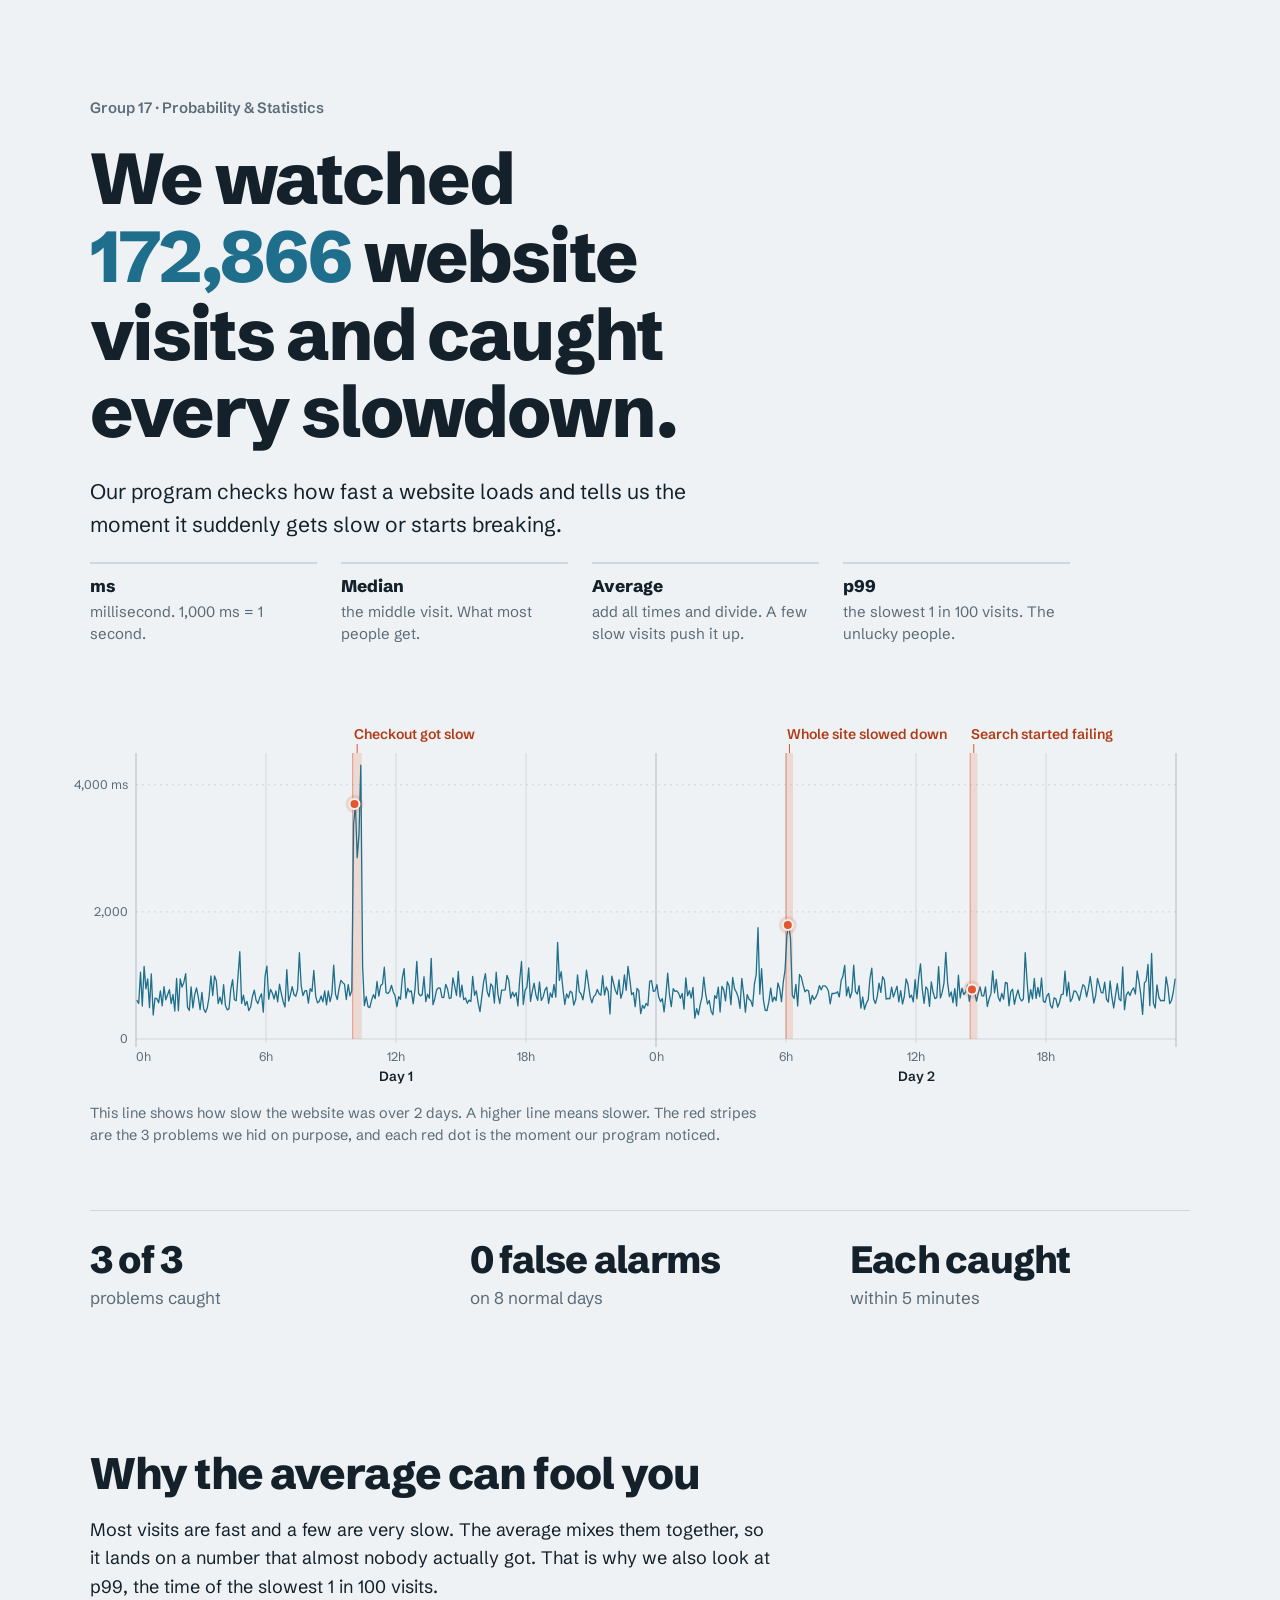
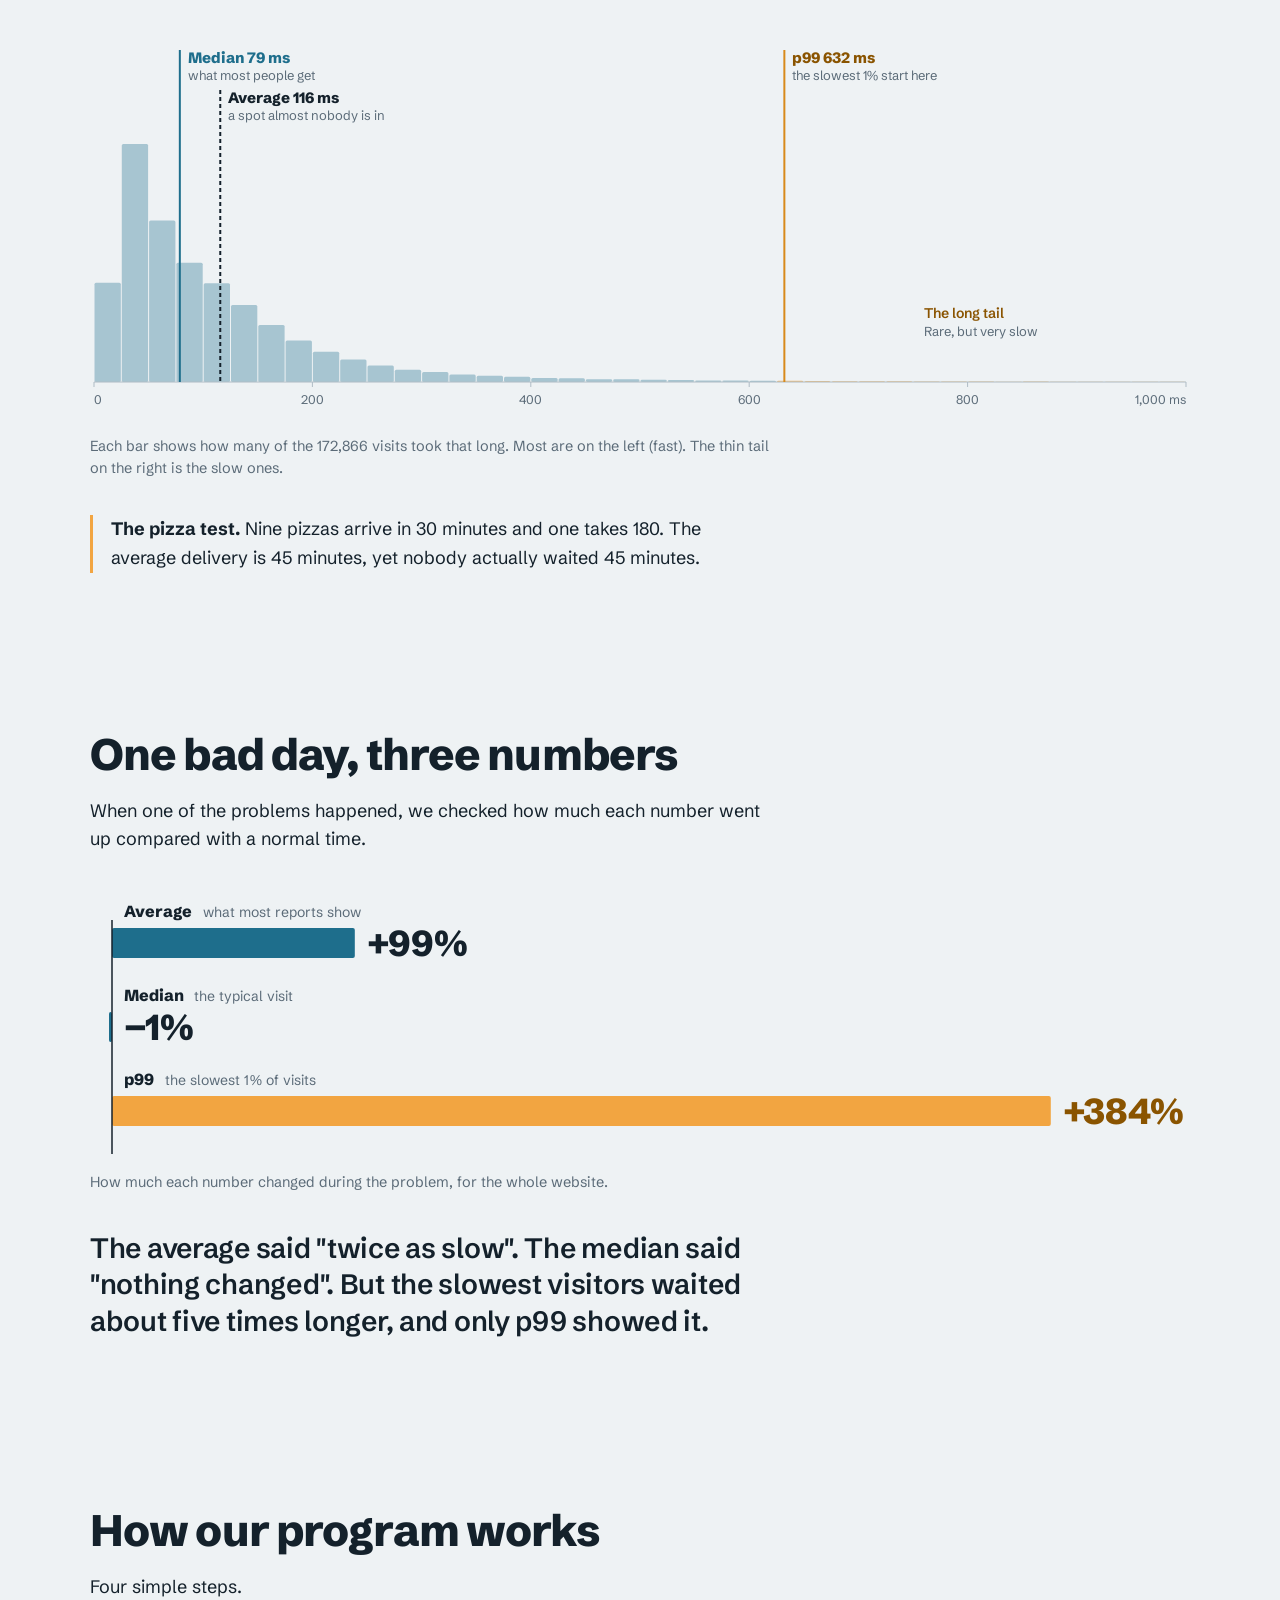
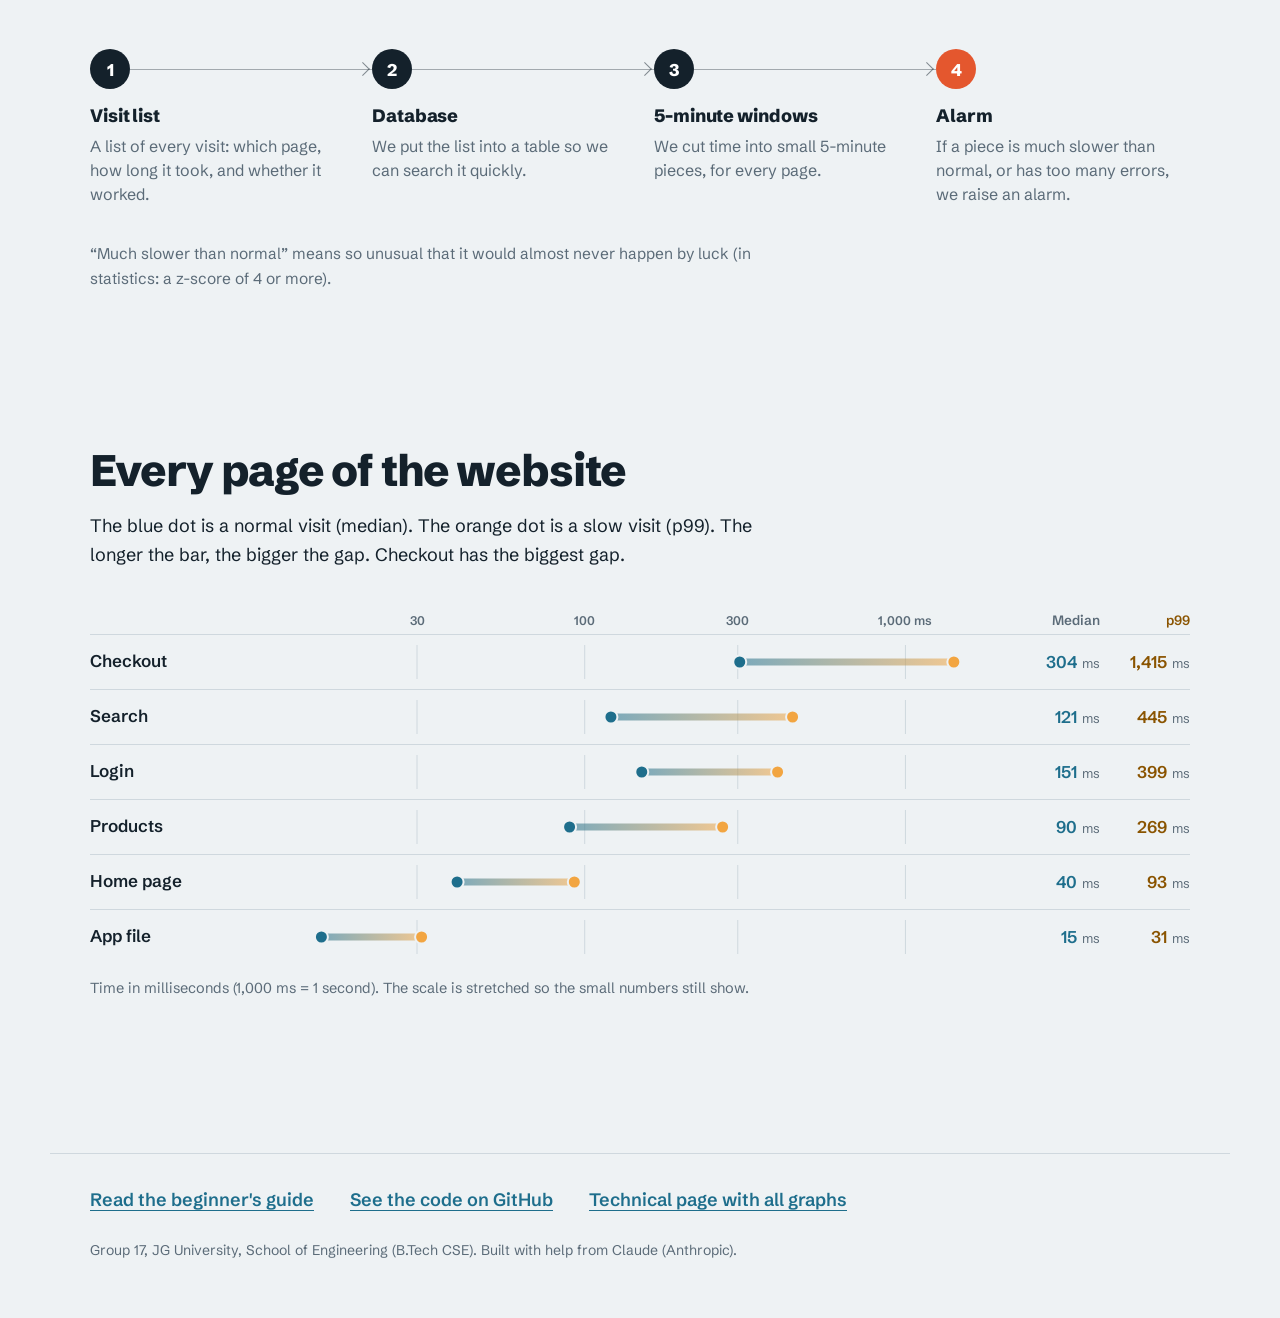
<file: docs/index.html>
<!doctype html>
<html lang="en">
<head>
<meta charset="utf-8">
<meta name="viewport" content="width=device-width, initial-scale=1">
<title>Website Seismograph: Group 17</title>
<meta name="description" content="A program that reads a website's visit records, measures how long each page takes to load, and automatically flags the moments when the site suddenly becomes unusually slow or starts showing errors.">
<link rel="icon" href="data:image/svg+xml,%3Csvg xmlns='http://www.w3.org/2000/svg' viewBox='0 0 32 32'%3E%3Crect width='32' height='32' rx='7' fill='%2314212B'/%3E%3Cpath d='M3 18h6l3-2 3 2 3-10 3 18 3-8h8' fill='none' stroke='%23F2A541' stroke-width='2.4' stroke-linecap='round' stroke-linejoin='round'/%3E%3C/svg%3E">
<link rel="preconnect" href="https://fonts.googleapis.com">
<link rel="preconnect" href="https://fonts.gstatic.com" crossorigin>
<link href="https://fonts.googleapis.com/css2?family=Schibsted+Grotesk:wght@400;600;800&display=swap" rel="stylesheet">
<link rel="stylesheet" href="site.css?v=3">
</head>
<body>
<a class="skip" href="#main">Skip to content</a>

<main id="main">

<!-- 1. Hero -->
<header class="hero wrap">
  <p class="kicker">Group 17 · Probability &amp; Statistics</p>
  <h1>We watched <span data-fill="requests">172,866</span> website visits and caught every slowdown.</h1>
  <p class="lede">Our program checks how fast a website loads and tells us the moment it suddenly gets slow or starts breaking.</p>
  <dl class="words">
    <div><dt>ms</dt><dd>millisecond. 1,000 ms = 1 second.</dd></div>
    <div><dt>Median</dt><dd>the middle visit. What most people get.</dd></div>
    <div><dt>Average</dt><dd>add all times and divide. A few slow visits push it up.</dd></div>
    <div><dt>p99</dt><dd>the slowest 1 in 100 visits. The unlucky people.</dd></div>
  </dl>

  <figure class="seismo" id="hero-fig" data-labels="inline">
    <div class="chart" id="hero-chart" aria-live="off">
      <noscript><p class="nojs">This chart needs JavaScript. It shows 48 hours of page speed with three slowdowns marked.</p></noscript>
    </div>
    <ol class="legend" id="hero-legend" aria-label="Incident key">
      <li><span class="badge">1</span>Checkout got slow</li>
      <li><span class="badge">2</span>Whole site slowed down</li>
      <li><span class="badge">3</span>Search started failing</li>
    </ol>
    <figcaption>This line shows how slow the website was over 2 days. A higher line means slower. The red stripes are the 3 problems we hid on purpose, and each red dot is the moment our program noticed.</figcaption>
  </figure>

  <ul class="facts">
    <li><span class="big"><span data-fill="detected">3</span> of <span data-fill="total">3</span></span> problems caught</li>
    <li><span class="big"><span data-fill="falseAlarms">0</span> false alarms</span> on <span data-fill="cleanDays">8</span> normal days</li>
    <li><span class="big">Each caught</span> within <span data-fill="maxDelay">5</span> minutes</li>
  </ul>
</header>

<!-- 2. Why the average lies -->
<section class="wrap" id="average" aria-labelledby="h-average">
  <div class="text">
    <h2 id="h-average">Why the average can fool you</h2>
    <p>Most visits are fast and a few are very slow. The average mixes them together, so it lands on a number that almost nobody actually got. That is why we also look at p99, the time of the slowest 1 in 100 visits.</p>
  </div>
  <figure class="plain">
    <div class="chart" id="hist-chart"></div>
    <figcaption>Each bar shows how many of the <span data-fill="requests">172,866</span> visits took that long. Most are on the left (fast). The thin tail on the right is the slow ones.</figcaption>
  </figure>
  <div class="text">
    <p class="analogy"><strong>The pizza test.</strong> Nine pizzas arrive in 30 minutes and one takes 180. The average delivery is 45 minutes, yet nobody actually waited 45 minutes.</p>
  </div>
</section>

<!-- 3. One bad day, three numbers -->
<section class="wrap" id="three" aria-labelledby="h-three">
  <div class="text">
    <h2 id="h-three">One bad day, three numbers</h2>
    <p>When one of the problems happened, we checked how much each number went up compared with a normal time.</p>
  </div>
  <figure class="plain">
    <div class="chart" id="diverge-chart"></div>
    <figcaption>How much each number changed during the problem, for the whole website.</figcaption>
  </figure>
  <div class="text">
    <p class="pull">The average said "twice as slow". The median said "nothing changed". But the slowest visitors waited about five times longer, and only p99 showed it.</p>
  </div>
</section>

<!-- 4. How the checker works -->
<section class="wrap" id="how" aria-labelledby="h-how">
  <div class="text">
    <h2 id="h-how">How our program works</h2>
    <p>Four simple steps.</p>
  </div>
  <ol class="flow">
    <li>
      <span class="node" aria-hidden="true">1</span>
      <h3>Visit list</h3>
      <p>A list of every visit: which page, how long it took, and whether it worked.</p>
    </li>
    <li>
      <span class="node" aria-hidden="true">2</span>
      <h3>Database</h3>
      <p>We put the list into a table so we can search it quickly.</p>
    </li>
    <li>
      <span class="node" aria-hidden="true">3</span>
      <h3><span data-fill="windowMin">5</span>-minute windows</h3>
      <p>We cut time into small 5-minute pieces, for every page.</p>
    </li>
    <li class="last">
      <span class="node" aria-hidden="true">4</span>
      <h3>Alarm</h3>
      <p>If a piece is much slower than normal, or has too many errors, we raise an alarm.</p>
    </li>
  </ol>
  <p class="note text">&ldquo;Much slower than normal&rdquo; means so unusual that it would almost never happen by luck (in statistics: a z-score of <span data-fill="z">4</span> or more).</p>
</section>

<!-- 5. Every page at a glance -->
<section class="wrap" id="pages" aria-labelledby="h-pages">
  <div class="text">
    <h2 id="h-pages">Every page of the website</h2>
    <p>The blue dot is a normal visit (median). The orange dot is a slow visit (p99). The longer the bar, the bigger the gap. Checkout has the biggest gap.</p>
  </div>
  <figure class="plain">
    <div class="pages" id="pages-chart" role="group" aria-label="Typical and slowest load time for each page"></div>
    <figcaption>Time in milliseconds (1,000 ms = 1 second). The scale is stretched so the small numbers still show.</figcaption>
  </figure>
</section>

</main>

<footer class="wrap site-foot">
  <ul class="links">
    <li><a href="https://github.com/Harit23/server-log-anomaly-analyzer/blob/main/reports/BEGINNER_GUIDE.md" rel="noopener">Read the beginner's guide</a></li>
    <li><a href="https://github.com/Harit23/server-log-anomaly-analyzer" rel="noopener">See the code on GitHub</a></li>
    <li><a href="details.html">Technical page with all graphs</a></li>
  </ul>
  <p class="small">Group 17, JG University, School of Engineering (B.Tech CSE). Built with help from Claude (Anthropic).</p>
</footer>

<script src="site.js?v=3"></script>
</body>
</html>
</file>
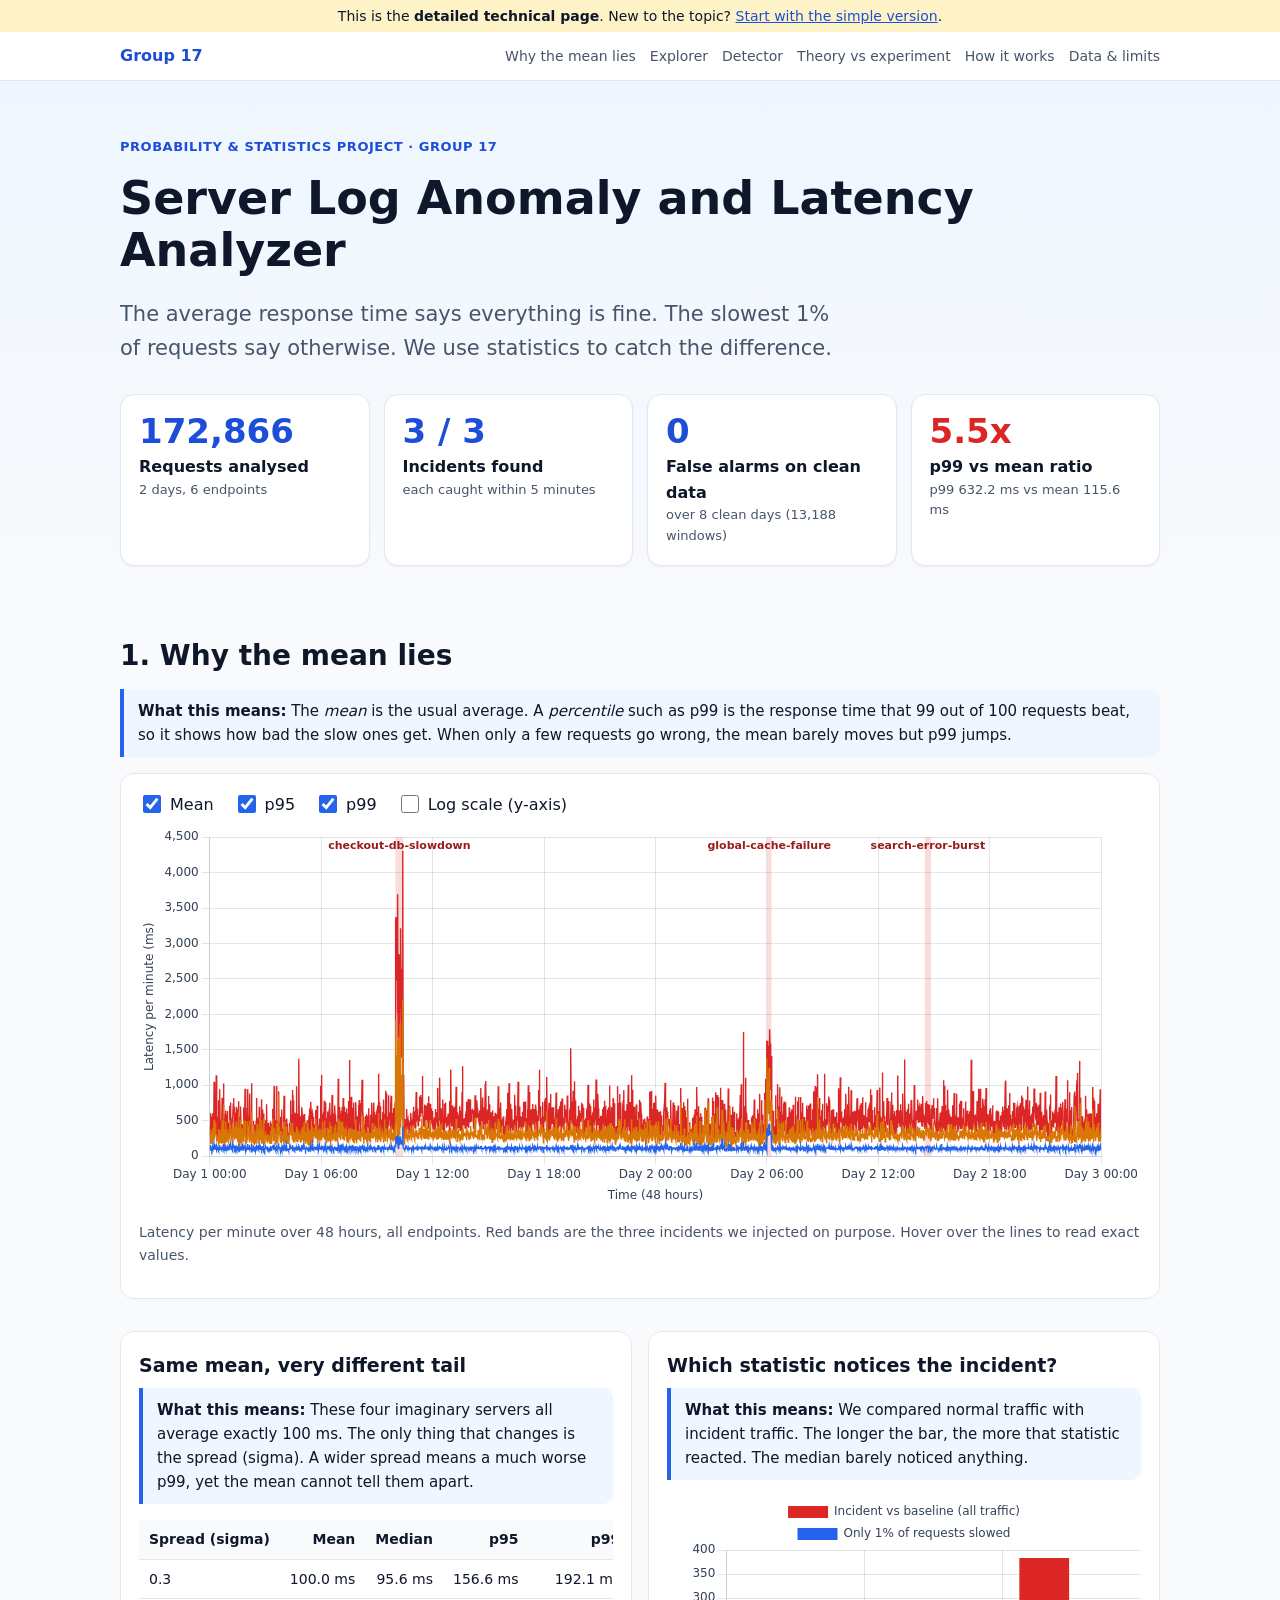
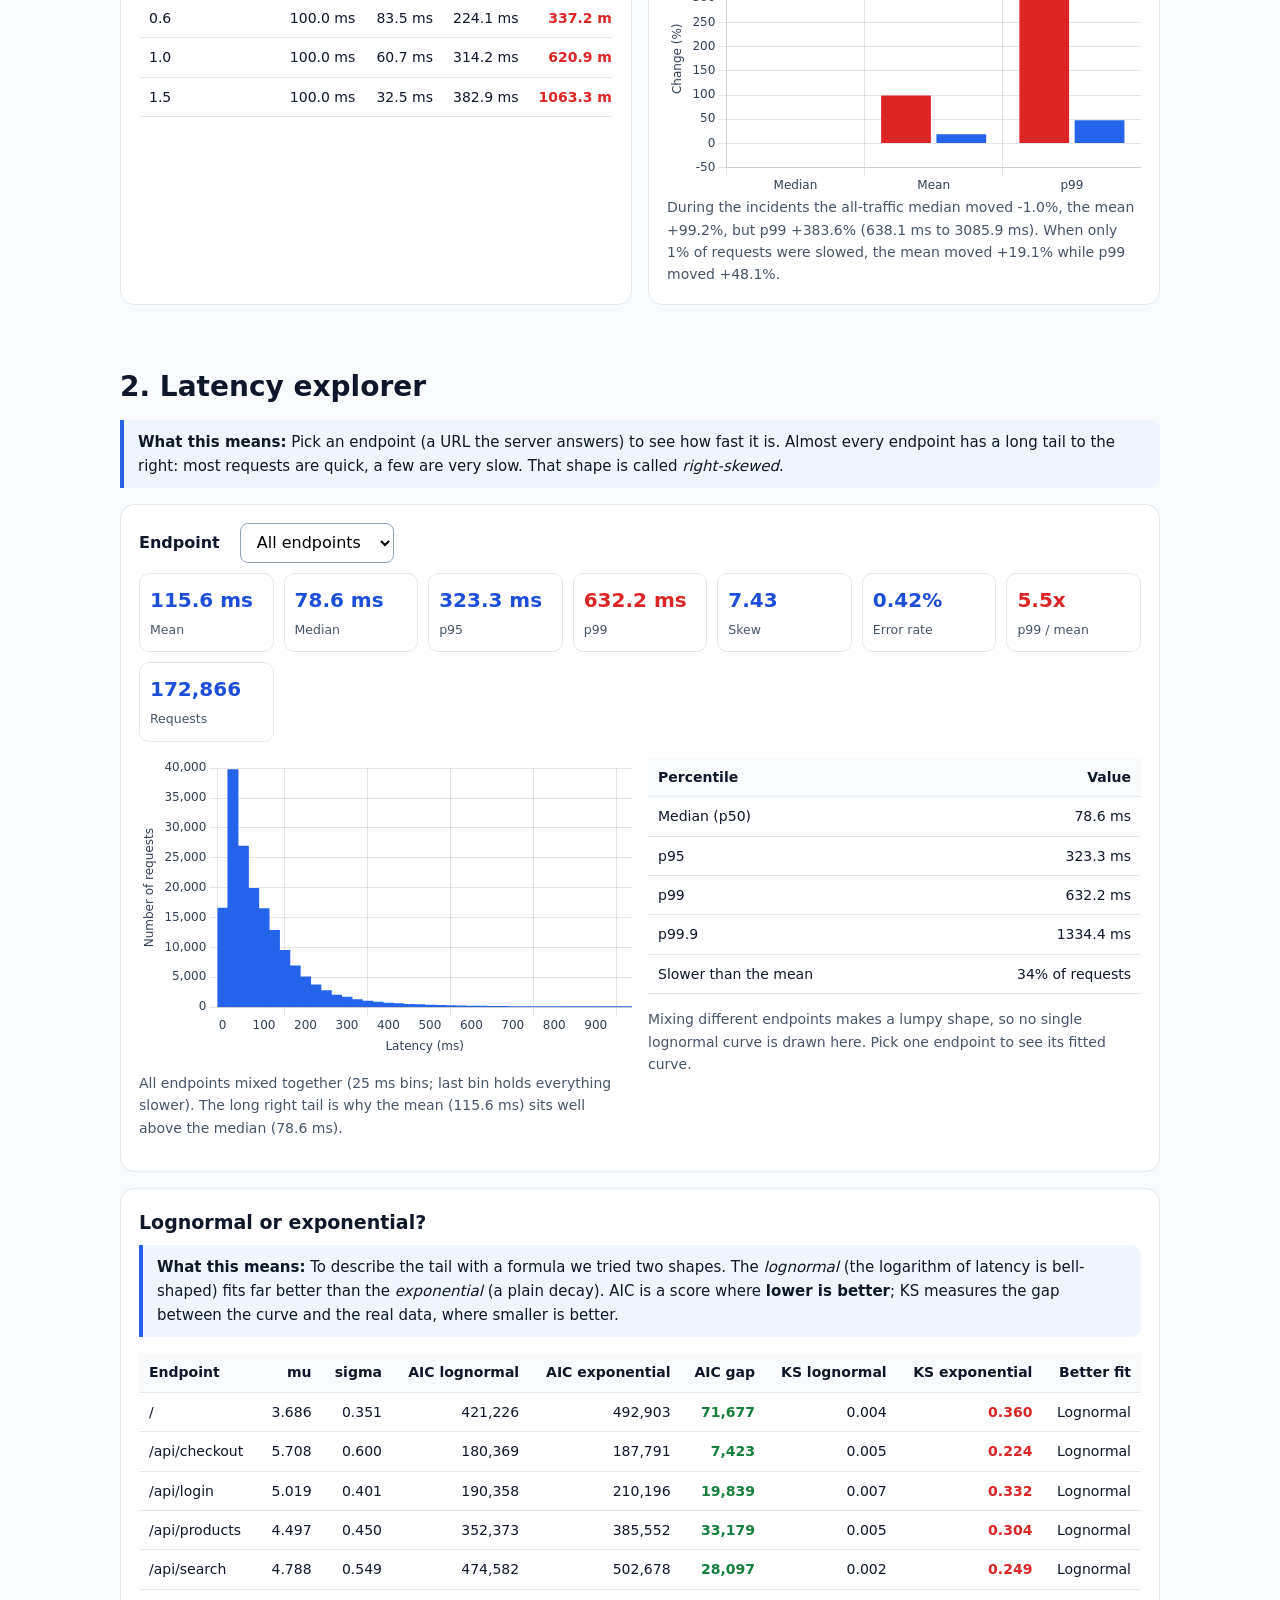
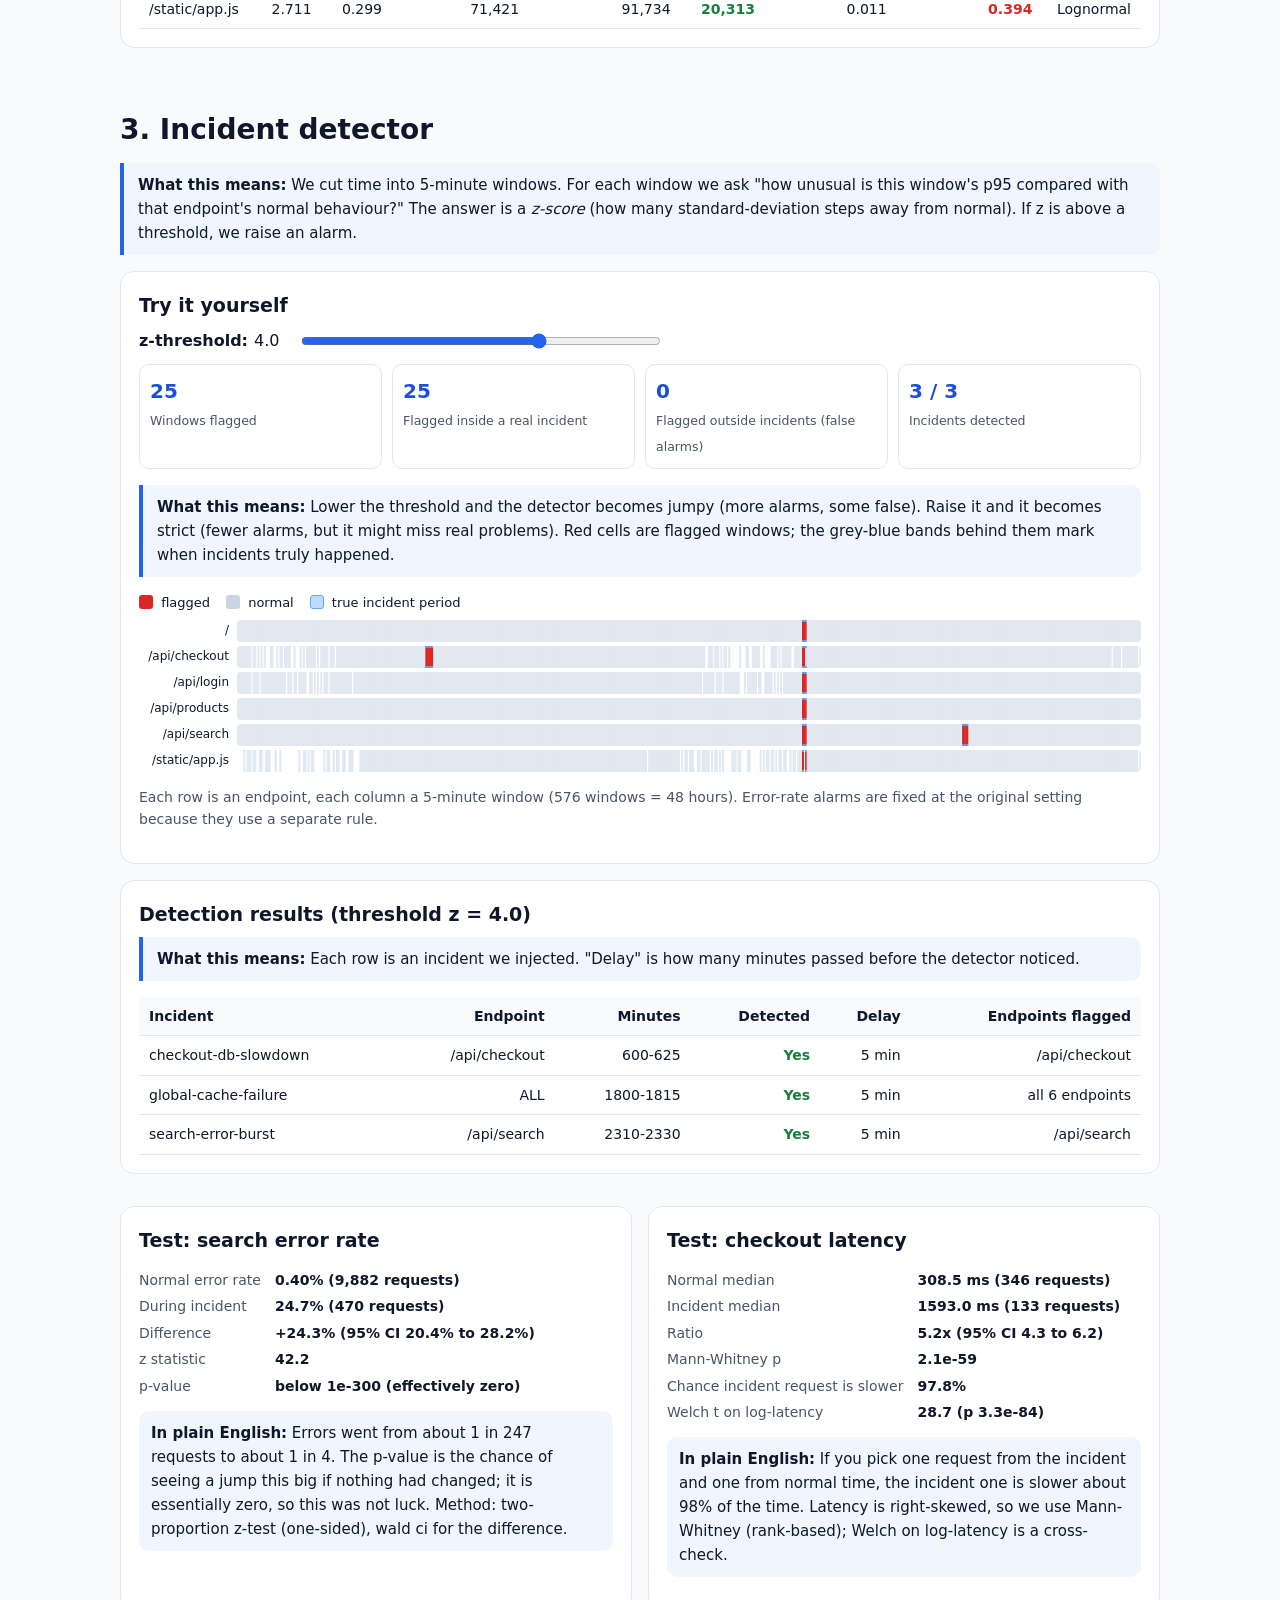
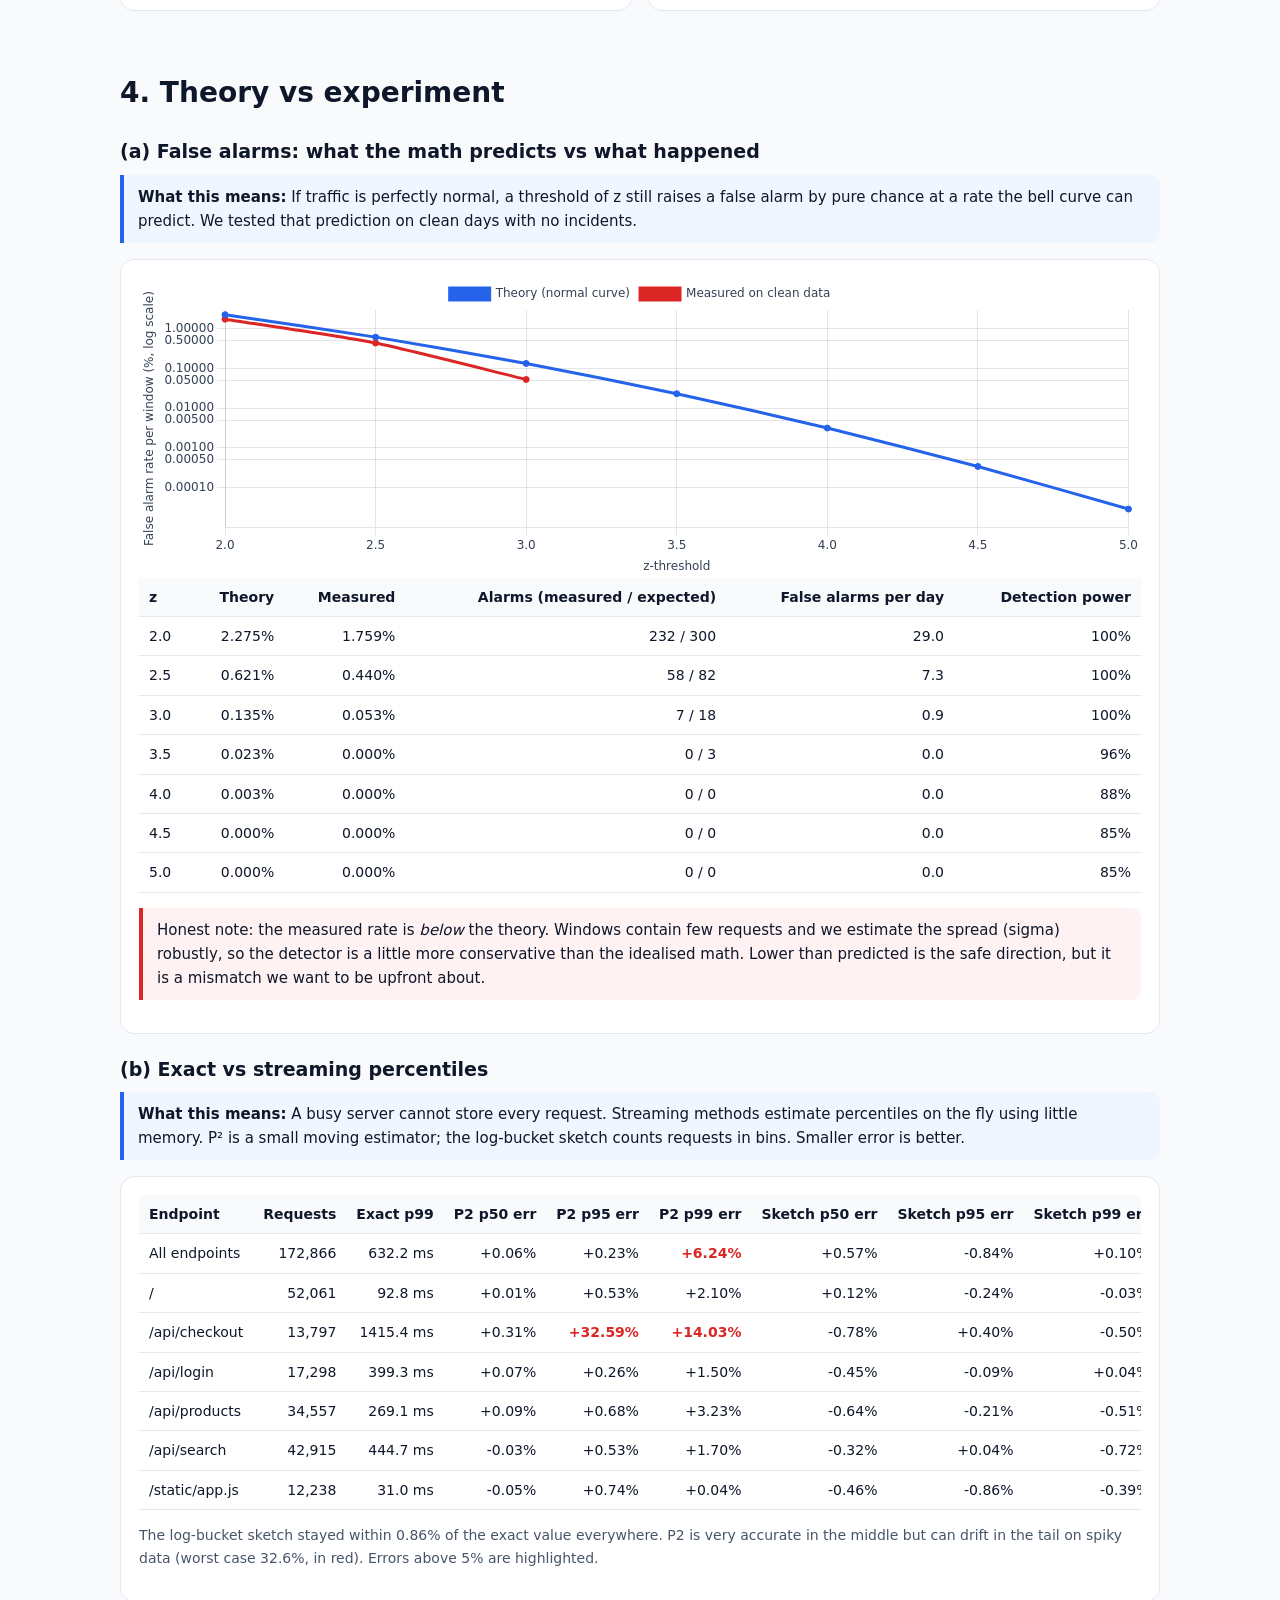
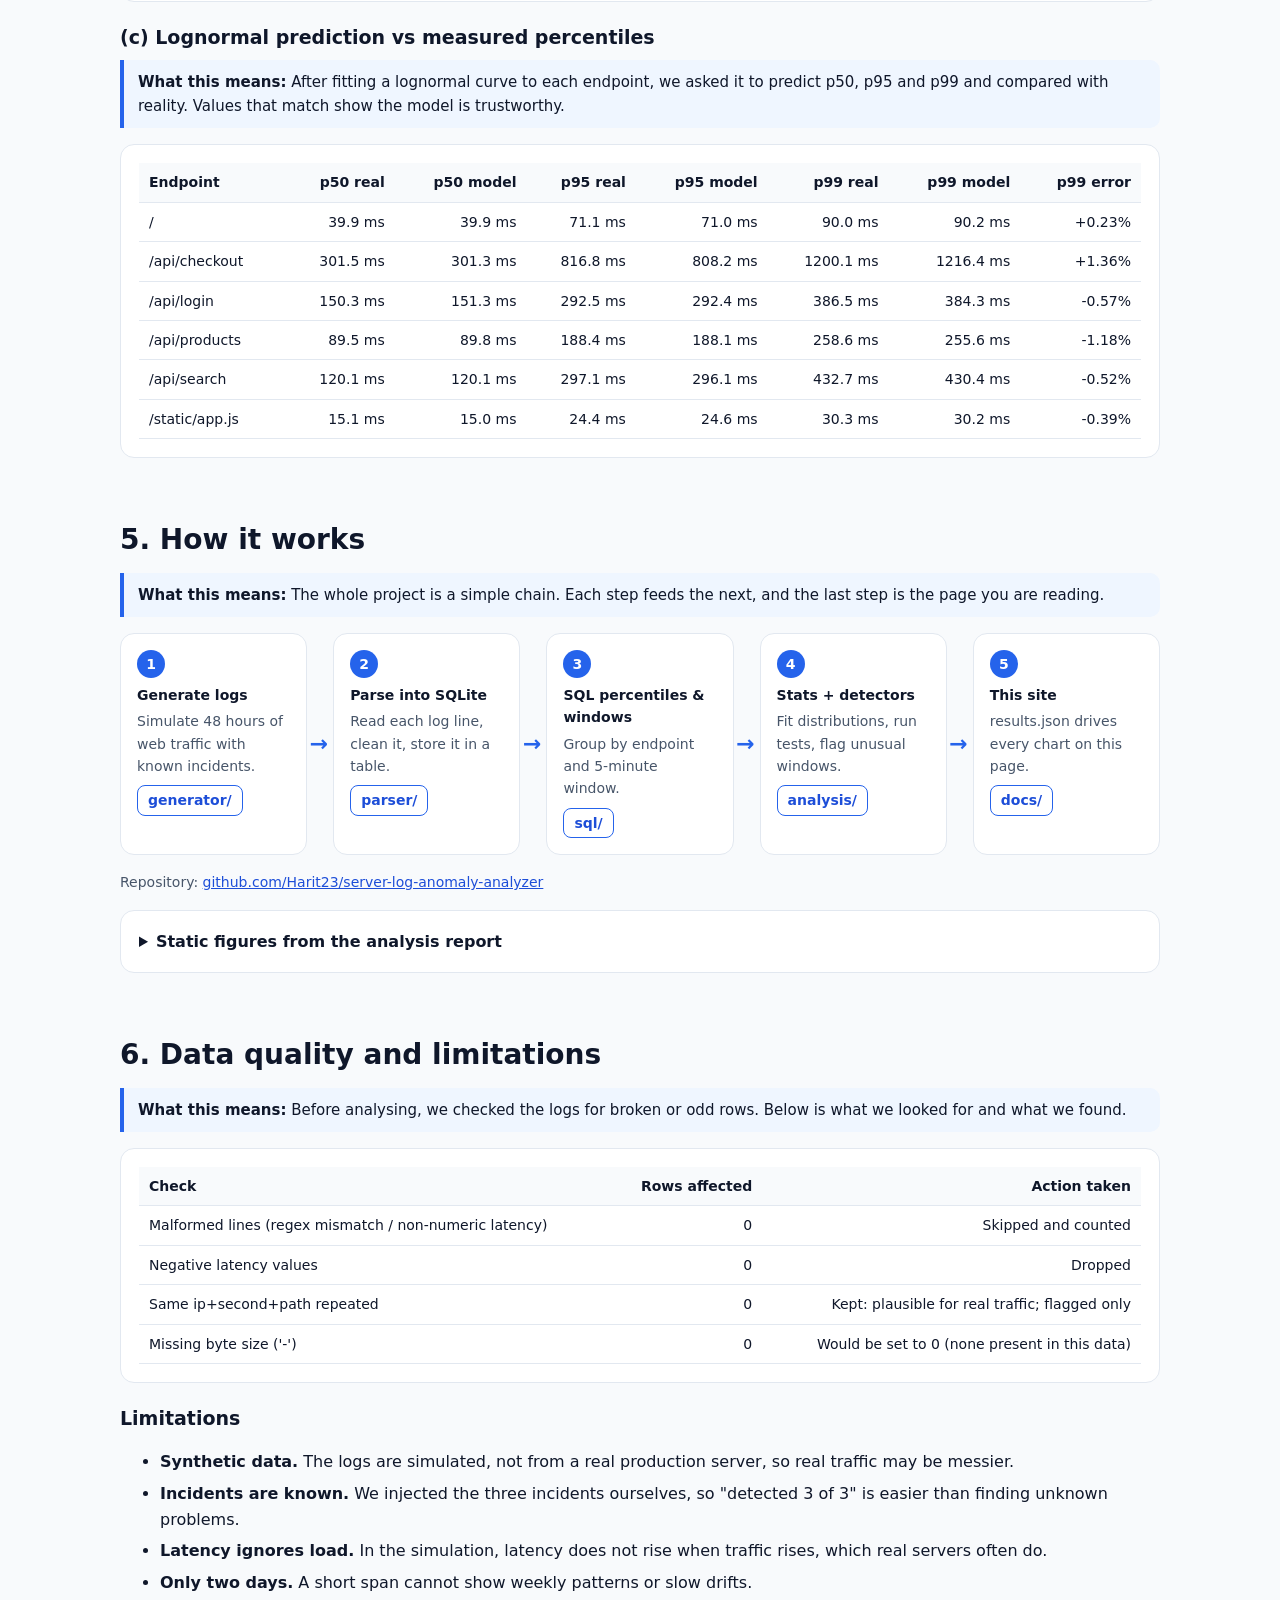
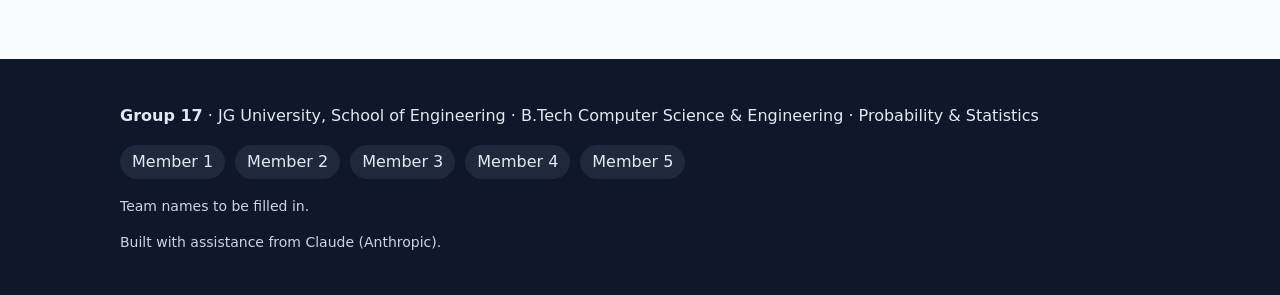
<file: docs/details.html>
<!DOCTYPE html>
<html lang="en">
<head>
<meta charset="utf-8">
<meta name="viewport" content="width=device-width, initial-scale=1">
<title>Server Log Anomaly and Latency Analyzer | Group 17</title>
<meta name="description" content="Probability and Statistics project: finding slow servers and hidden incidents in web server logs.">
<link rel="icon" href="data:image/svg+xml,%3Csvg xmlns=%27http://www.w3.org/2000/svg%27 viewBox=%270 0 16 16%27%3E%3Crect width=%2716%27 height=%2716%27 rx=%273%27 fill=%27%232563eb%27/%3E%3C/svg%3E">
<link rel="stylesheet" href="style.css">
</head>
<body>
<div style="background:#fef3c7;padding:8px 16px;font:14px system-ui;text-align:center">This is the <b>detailed technical page</b>. New to the topic? <a href="index.html">Start with the simple version</a>.</div>
<a class="skip" href="#main">Skip to content</a>
<nav class="nav" aria-label="Sections">
  <div class="wrap nav-in">
    <strong class="brand">Group 17</strong>
    <div class="links">
      <a href="#mean">Why the mean lies</a><a href="#explorer">Explorer</a><a href="#detector">Detector</a><a href="#theory">Theory vs experiment</a><a href="#how">How it works</a><a href="#quality">Data &amp; limits</a>
    </div>
  </div>
</nav>

<header class="hero">
  <div class="wrap">
    <p class="eyebrow">Probability &amp; Statistics project &middot; Group 17</p>
    <h1>Server Log Anomaly and Latency Analyzer</h1>
    <p class="pitch">The average response time says everything is fine. The slowest 1% of requests say otherwise. We use statistics to catch the difference.</p>
    <div class="cards" id="statCards" aria-live="polite"><p class="muted">Loading results&hellip;</p></div>
    <p class="note" id="loadError" hidden></p>
  </div>
</header>

<main id="main" class="wrap">

<section id="mean">
  <h2>1. Why the mean lies</h2>
  <p class="means"><strong>What this means:</strong> The <em>mean</em> is the usual average. A <em>percentile</em> such as p99 is the response time that 99 out of 100 requests beat, so it shows how bad the slow ones get. When only a few requests go wrong, the mean barely moves but p99 jumps.</p>
  <div class="panel">
    <div class="controls">
      <label><input type="checkbox" data-s="mean" checked> Mean</label>
      <label><input type="checkbox" data-s="p95" checked> p95</label>
      <label><input type="checkbox" data-s="p99" checked> p99</label>
      <label class="sep"><input type="checkbox" id="logY"> Log scale (y-axis)</label>
    </div>
    <div class="chartbox tall"><canvas id="timeline" role="img" aria-label="Per-minute mean, p95 and p99 latency over 48 hours with three incidents shaded"></canvas></div>
    <p class="caption">Latency per minute over 48 hours, all endpoints. Red bands are the three incidents we injected on purpose. Hover over the lines to read exact values.</p>
  </div>
  <div class="grid2">
    <div class="panel">
      <h3>Same mean, very different tail</h3>
      <p class="means"><strong>What this means:</strong> These four imaginary servers all average exactly 100 ms. The only thing that changes is the spread (sigma). A wider spread means a much worse p99, yet the mean cannot tell them apart.</p>
      <div class="tablewrap"><table id="sameMean"></table></div>
    </div>
    <div class="panel">
      <h3>Which statistic notices the incident?</h3>
      <p class="means"><strong>What this means:</strong> We compared normal traffic with incident traffic. The longer the bar, the more that statistic reacted. The median barely noticed anything.</p>
      <div class="chartbox"><canvas id="hidesChart" role="img" aria-label="Percent change in median, mean and p99 during incidents"></canvas></div>
      <div id="hidesNote" class="caption"></div>
    </div>
  </div>
</section>

<section id="explorer">
  <h2>2. Latency explorer</h2>
  <p class="means"><strong>What this means:</strong> Pick an endpoint (a URL the server answers) to see how fast it is. Almost every endpoint has a long tail to the right: most requests are quick, a few are very slow. That shape is called <em>right-skewed</em>.</p>
  <div class="panel">
    <div class="controls"><label for="epSel"><strong>Endpoint</strong></label>
      <select id="epSel"></select></div>
    <div class="metrics" id="metrics"></div>
    <div class="grid2">
      <div>
        <div class="chartbox"><canvas id="histChart" role="img" aria-label="Latency histogram"></canvas></div>
        <p class="caption" id="histCap"></p>
      </div>
      <div>
        <div class="tablewrap"><table id="pctTable"></table></div>
        <p class="caption" id="fitCap"></p>
      </div>
    </div>
  </div>
  <div class="panel">
    <h3>Lognormal or exponential?</h3>
    <p class="means"><strong>What this means:</strong> To describe the tail with a formula we tried two shapes. The <em>lognormal</em> (the logarithm of latency is bell-shaped) fits far better than the <em>exponential</em> (a plain decay). AIC is a score where <strong>lower is better</strong>; KS measures the gap between the curve and the real data, where smaller is better.</p>
    <div class="tablewrap"><table id="aicTable"></table></div>
  </div>
</section>

<section id="detector">
  <h2>3. Incident detector</h2>
  <p class="means"><strong>What this means:</strong> We cut time into 5-minute windows. For each window we ask "how unusual is this window's p95 compared with that endpoint's normal behaviour?" The answer is a <em>z-score</em> (how many standard-deviation steps away from normal). If z is above a threshold, we raise an alarm.</p>
  <div class="panel">
    <h3>Try it yourself</h3>
    <div class="controls">
      <label for="zSlider"><strong>z-threshold:</strong> <output id="zOut">4.0</output></label>
      <input type="range" id="zSlider" min="2" max="5" step="0.1" value="4">
    </div>
    <div class="metrics" id="detStats"></div>
    <p class="means"><strong>What this means:</strong> Lower the threshold and the detector becomes jumpy (more alarms, some false). Raise it and it becomes strict (fewer alarms, but it might miss real problems). Red cells are flagged windows; the grey-blue bands behind them mark when incidents truly happened.</p>
    <div class="strip-legend"><span><i class="sw sw-flag"></i> flagged</span><span><i class="sw sw-ok"></i> normal</span><span><i class="sw sw-truth"></i> true incident period</span></div>
    <div id="strips" class="strips"></div>
    <p class="caption">Each row is an endpoint, each column a 5-minute window (576 windows = 48 hours). Error-rate alarms are fixed at the original setting because they use a separate rule.</p>
  </div>
  <div class="panel">
    <h3>Detection results (threshold z = <span class="zused"></span>)</h3>
    <p class="means"><strong>What this means:</strong> Each row is an incident we injected. "Delay" is how many minutes passed before the detector noticed.</p>
    <div class="tablewrap"><table id="truthTable"></table></div>
  </div>
  <div class="grid2">
    <div class="panel"><h3>Test: search error rate</h3><div id="errTest"></div></div>
    <div class="panel"><h3>Test: checkout latency</h3><div id="latTest"></div></div>
  </div>
</section>

<section id="theory">
  <h2>4. Theory vs experiment</h2>
  <h3>(a) False alarms: what the math predicts vs what happened</h3>
  <p class="means"><strong>What this means:</strong> If traffic is perfectly normal, a threshold of z still raises a false alarm by pure chance at a rate the bell curve can predict. We tested that prediction on clean days with no incidents.</p>
  <div class="panel">
    <div class="chartbox"><canvas id="faChart" role="img" aria-label="Theoretical and measured false alarm rate by z threshold"></canvas></div>
    <div class="tablewrap"><table id="faTable"></table></div>
    <p class="note">Honest note: the measured rate is <em>below</em> the theory. Windows contain few requests and we estimate the spread (sigma) robustly, so the detector is a little more conservative than the idealised math. Lower than predicted is the safe direction, but it is a mismatch we want to be upfront about.</p>
  </div>
  <h3>(b) Exact vs streaming percentiles</h3>
  <p class="means"><strong>What this means:</strong> A busy server cannot store every request. Streaming methods estimate percentiles on the fly using little memory. P&sup2; is a small moving estimator; the log-bucket sketch counts requests in bins. Smaller error is better.</p>
  <div class="panel"><div class="tablewrap"><table id="streamTable"></table></div>
    <p class="caption" id="streamCap"></p></div>
  <h3>(c) Lognormal prediction vs measured percentiles</h3>
  <p class="means"><strong>What this means:</strong> After fitting a lognormal curve to each endpoint, we asked it to predict p50, p95 and p99 and compared with reality. Values that match show the model is trustworthy.</p>
  <div class="panel"><div class="tablewrap"><table id="lnTable"></table></div></div>
</section>

<section id="how">
  <h2>5. How it works</h2>
  <p class="means"><strong>What this means:</strong> The whole project is a simple chain. Each step feeds the next, and the last step is the page you are reading.</p>
  <ol class="pipeline">
    <li><span class="step">1</span><h4>Generate logs</h4><p>Simulate 48 hours of web traffic with known incidents.</p><a href="https://github.com/Harit23/server-log-anomaly-analyzer/tree/main/generator" rel="noopener">generator/</a></li>
    <li><span class="step">2</span><h4>Parse into SQLite</h4><p>Read each log line, clean it, store it in a table.</p><a href="https://github.com/Harit23/server-log-anomaly-analyzer/tree/main/parser" rel="noopener">parser/</a></li>
    <li><span class="step">3</span><h4>SQL percentiles &amp; windows</h4><p>Group by endpoint and 5-minute window.</p><a href="https://github.com/Harit23/server-log-anomaly-analyzer/tree/main/sql" rel="noopener">sql/</a></li>
    <li><span class="step">4</span><h4>Stats + detectors</h4><p>Fit distributions, run tests, flag unusual windows.</p><a href="https://github.com/Harit23/server-log-anomaly-analyzer/tree/main/analysis" rel="noopener">analysis/</a></li>
    <li><span class="step">5</span><h4>This site</h4><p>results.json drives every chart on this page.</p><a href="https://github.com/Harit23/server-log-anomaly-analyzer/tree/main/docs" rel="noopener">docs/</a></li>
  </ol>
  <p class="caption">Repository: <a href="https://github.com/Harit23/server-log-anomaly-analyzer" rel="noopener">github.com/Harit23/server-log-anomaly-analyzer</a></p>
  <details class="panel">
    <summary>Static figures from the analysis report</summary>
    <div class="figs">
      <figure><img src="img/fig1_skew.png" alt="Skewed latency distribution" loading="lazy"><figcaption>Skew</figcaption></figure>
      <figure><img src="img/fig2_percentiles.png" alt="Percentiles per endpoint" loading="lazy"><figcaption>Percentiles</figcaption></figure>
      <figure><img src="img/fig3_timeline.png" alt="Timeline of latency" loading="lazy"><figcaption>Timeline</figcaption></figure>
      <figure><img src="img/fig4_mean_vs_p99.png" alt="Mean versus p99" loading="lazy"><figcaption>Mean vs p99</figcaption></figure>
      <figure><img src="img/fig5_false_alarms.png" alt="False alarm sweep" loading="lazy"><figcaption>False alarms</figcaption></figure>
      <figure><img src="img/fig6_streaming.png" alt="Streaming percentile error" loading="lazy"><figcaption>Streaming</figcaption></figure>
      <figure><img src="img/fig7_qq.png" alt="Q-Q plot" loading="lazy"><figcaption>Q-Q plot</figcaption></figure>
    </div>
  </details>
</section>

<section id="quality">
  <h2>6. Data quality and limitations</h2>
  <p class="means"><strong>What this means:</strong> Before analysing, we checked the logs for broken or odd rows. Below is what we looked for and what we found.</p>
  <div class="panel"><div class="tablewrap"><table id="dqTable"></table></div></div>
  <h3>Limitations</h3>
  <ul class="limits">
    <li><strong>Synthetic data.</strong> The logs are simulated, not from a real production server, so real traffic may be messier.</li>
    <li><strong>Incidents are known.</strong> We injected the three incidents ourselves, so "detected 3 of 3" is easier than finding unknown problems.</li>
    <li><strong>Latency ignores load.</strong> In the simulation, latency does not rise when traffic rises, which real servers often do.</li>
    <li><strong>Only two days.</strong> A short span cannot show weekly patterns or slow drifts.</li>
  </ul>
</section>
</main>

<footer class="footer">
  <div class="wrap">
    <p><strong>Group 17</strong> &middot; JG University, School of Engineering &middot; B.Tech Computer Science &amp; Engineering &middot; Probability &amp; Statistics</p>
    <ul class="members"><li>Member 1</li><li>Member 2</li><li>Member 3</li><li>Member 4</li><li>Member 5</li></ul>
    <p class="muted">Team names to be filled in.</p>
    <p class="muted">Built with assistance from Claude (Anthropic).</p>
  </div>
</footer>

<script src="vendor/chart.umd.js"></script>
<script src="app.js"></script>
</body>
</html>
</file>
<file: docs/site.css>
:root {
  --paper: #EEF2F4;
  --ink: #14212B;
  --muted: #5B6B78;
  --trace: #1E6E8C;
  --alert: #E4572E;
  --alert-ink: #B23A16;
  --amber: #F2A541;
  --amber-ink: #8A5400;
  --rule: #CFD8DE;
  --gutter: clamp(16px, 4vw, 40px);
  --font: "Schibsted Grotesk", system-ui, -apple-system, "Segoe UI", Roboto, sans-serif;
}

* { box-sizing: border-box; }
html { -webkit-text-size-adjust: 100%; scroll-behavior: smooth; }
@media (prefers-reduced-motion: reduce) { html { scroll-behavior: auto; } }

body {
  margin: 0;
  background: var(--paper);
  color: var(--ink);
  font-family: var(--font);
  font-size: 18px;
  line-height: 1.6;
  
  overflow-x: hidden;
}

.wrap { width: 100%; max-width: calc(1100px + 2 * var(--gutter)); margin-inline: auto; padding-inline: var(--gutter); }
.text { max-width: 680px; }

.skip { position: absolute; left: 12px; top: -60px; background: var(--ink); color: #fff; padding: 10px 14px; border-radius: 6px; z-index: 10; }
.skip:focus { top: 12px; }

a { color: var(--trace); text-underline-offset: 4px; text-decoration-thickness: 1px; }
a:hover { text-decoration-thickness: 2px; }
:focus-visible { outline: 3px solid var(--trace); outline-offset: 3px; border-radius: 3px; }

h1, h2, h3 { font-weight: 800; line-height: 1.08; margin: 0; letter-spacing: -0.02em; text-wrap: balance; }
h2 { font-size: clamp(28px, 4vw, 44px); margin-bottom: 18px; }
h3 { font-size: 18px; letter-spacing: -0.005em; line-height: 1.25; margin-bottom: 6px; }
p { margin: 0 0 1em; }

/* Hero */
.hero { padding-top: clamp(40px, 8vw, 96px); }
.kicker { font-size: 15px; font-weight: 600; color: var(--muted); margin-bottom: 20px; }
.hero h1 { font-size: clamp(36px, 6vw, 72px); max-width: 17ch; letter-spacing: -0.03em; }
.hero h1 [data-fill] { color: var(--trace); }
.lede { max-width: 680px; margin: 24px 0 0; font-size: clamp(18px, 2vw, 21px); line-height: 1.55; color: var(--ink); }

.seismo { margin: clamp(36px, 6vw, 64px) 0 0; }
.chart { position: relative; width: 100%; }
.chart svg { display: block; width: 100%; height: auto; overflow: visible; }
.chart text { font-family: var(--font);  }
figcaption { max-width: 680px; margin-top: 14px; font-size: 14.5px; line-height: 1.5; color: var(--muted); }
figure { margin: 0; }
.nojs { color: var(--muted); }

.legend { display: none; list-style: none; margin: 14px 0 0; padding: 0; font-size: 15px; font-weight: 600; color: var(--alert-ink); gap: 6px; flex-direction: column; }
.seismo[data-labels="badges"] .legend { display: flex; }
.legend li { display: flex; align-items: center; gap: 10px; }
.badge { display: inline-grid; place-items: center; width: 20px; height: 20px; border-radius: 50%; background: var(--alert); color: #fff; font-size: 12px; font-weight: 800; flex: none; }

.facts { list-style: none; margin: clamp(40px, 6vw, 64px) 0 0; padding: 28px 0 0; border-top: 1px solid var(--rule); display: grid; grid-template-columns: repeat(3, 1fr); gap: 28px 40px; }
.facts li { font-size: 17px; line-height: 1.35; color: var(--muted); }
.facts .big { display: block; font-size: clamp(26px, 3.2vw, 38px); font-weight: 800; letter-spacing: -0.02em; line-height: 1.1; color: var(--ink); margin-bottom: 6px; }

/* Sections */
section.wrap { padding-top: clamp(72px, 11vw, 140px); }
.plain { margin-top: clamp(24px, 4vw, 40px); }
.analogy { margin-top: clamp(24px, 4vw, 36px); padding-left: 18px; border-left: 3px solid var(--amber); }
.pull { font-size: clamp(22px, 2.6vw, 28px); font-weight: 600; line-height: 1.3; letter-spacing: -0.01em; margin-top: clamp(24px, 4vw, 36px); }

/* Flow */
.flow { list-style: none; margin: clamp(32px, 5vw, 48px) 0 0; padding: 0; display: grid; grid-template-columns: repeat(4, 1fr); gap: 0 28px; counter-reset: none; }
.flow li { position: relative; padding-top: 56px; }
.flow .node { position: absolute; top: 0; left: 0; z-index: 1; display: grid; place-items: center; width: 40px; height: 40px; border-radius: 50%; background: var(--ink); color: #fff; font-weight: 800; font-size: 17px; }
.flow li.last .node { background: var(--alert); }
.flow li::before { content: ""; position: absolute; top: 19.5px; left: 40px; right: -28px; height: 1px; background: var(--ink); opacity: .35; }
.flow li::after { content: ""; position: absolute; top: 15px; right: -28px; width: 9px; height: 9px; border-top: 1px solid var(--ink); border-right: 1px solid var(--ink); transform: rotate(45deg) translate(-3px, 3px); opacity: .5; }
.flow li.last::before, .flow li.last::after { display: none; }
.flow p { font-size: 16px; line-height: 1.5; color: var(--muted); margin: 0; max-width: 24ch; }
.note { margin-top: 36px; font-size: 15.5px; color: var(--muted); }

/* Pages table */
.pages { --name: 150px; --num: 74px; }
.pg-head, .pg-row { display: grid; grid-template-columns: var(--name) 1fr var(--num) var(--num); column-gap: 16px; align-items: center; }
.pg-head { font-size: 13.5px; font-weight: 600; color: var(--muted); padding-bottom: 2px; }
.pg-head .th-num, .pg-row .num { text-align: right; }
.pg-head .th-num.p99 { color: var(--amber-ink); }
.pg-row { padding: 10px 0; border-top: 1px solid var(--rule); }
.pg-row .name { font-weight: 600; font-size: 17px; line-height: 1.2; }
.pg-row .name small { display: block; font-weight: 400; font-size: 13px; color: var(--muted); margin-top: 2px; }
.pg-row .num { font-size: 17px; font-weight: 600; }
.pg-row .num.med { color: var(--trace); }
.pg-row .num.p99 { color: var(--amber-ink); }
.pg-row .num i { font-style: normal; font-weight: 400; font-size: 13px; color: var(--muted); margin-left: 2px; }
.pages svg { display: block; width: 100%; overflow: visible; }
.pages text { font-family: var(--font); font-size: 12.5px; fill: var(--muted);  }

/* Footer */
.site-foot { margin-top: clamp(80px, 12vw, 160px); padding-top: 32px; padding-bottom: 56px; border-top: 1px solid var(--rule); max-width: calc(1100px + 2 * var(--gutter)); }
.links { list-style: none; margin: 0 0 24px; padding: 0; display: flex; flex-wrap: wrap; gap: 10px 36px; font-weight: 600; }
.small { font-size: 14px; color: var(--muted); margin: 0; }

/* Trace animation: one orchestrated motion, once */
@media (prefers-reduced-motion: no-preference) {
  .seismo.animate .trace-line { stroke-dasharray: 1; stroke-dashoffset: 1; animation: draw 2.2s cubic-bezier(.45,.05,.3,1) .25s forwards; }
  .seismo.animate .reveal { opacity: 0; animation: fade .5s ease-out forwards; animation-delay: calc(.25s + var(--t, 0) * 2.2s); }
  @keyframes draw { to { stroke-dashoffset: 0; } }
  @keyframes fade { to { opacity: 1; } }
}

/* Responsive */
@media (max-width: 860px) {
  .facts { grid-template-columns: 1fr; gap: 20px; }
  .facts li { display: flex; flex-wrap: wrap; align-items: baseline; gap: 4px 12px; }
  .facts .big { display: inline; margin: 0; }
  .flow { grid-template-columns: 1fr; gap: 0; }
  .flow li { padding: 0 0 32px 64px; min-height: 72px; }
  .flow li.last { padding-bottom: 0; }
  .flow li::before { top: 40px; bottom: 0; left: 19.5px; right: auto; width: 1px; height: auto; }
  .flow li::after { display: none; }
  .flow li.last::before { display: none; }
  .flow p { max-width: 44ch; }
  .flow h3 { padding-top: 8px; }
}
@media (max-width: 640px) {
  body { font-size: 17px; }
  .pages { --name: 1fr; --num: auto; }
  .pg-head { display: block; }
  .pg-head .th-num { display: none; }
  .pg-head .axis-spacer { display: none; }
  .pg-row { grid-template-columns: 1fr auto auto; row-gap: 4px; column-gap: 18px; padding: 12px 0 8px; }
  .pg-row .name { grid-column: 1; grid-row: 1; }
  .pg-row .num.med { grid-column: 2; grid-row: 1; }
  .pg-row .num.p99 { grid-column: 3; grid-row: 1; }
  .pg-row .track { grid-column: 1 / -1; grid-row: 2; }
  .pg-row .num::before { content: attr(data-label); display: block; font-size: 11.5px; font-weight: 400; color: var(--muted); text-align: right; }
}

.words { display: grid; grid-template-columns: repeat(4, minmax(0, 1fr)); gap: 12px 24px; margin: 22px 0 8px; max-width: 980px; }
.words div { border-top: 2px solid var(--rule); padding-top: 8px; }
.words dt { font-weight: 800; font-size: 17px; }
.words dd { margin: 2px 0 0; color: var(--muted); font-size: 15px; line-height: 1.45; }
@media (max-width: 760px) { .words { grid-template-columns: 1fr 1fr; } }
</file>
<file: docs/style.css>
:root{--blue:#2563eb;--blue-d:#1d4ed8;--red:#dc2626;--red-bg:#fee2e2;--ink:#0f172a;--mut:#475569;--line:#e2e8f0;--bg:#f8fafc;--card:#fff;--tint:#eff6ff}
*{box-sizing:border-box}
html{scroll-behavior:smooth;scroll-padding-top:60px}
body{margin:0;font:16px/1.6 system-ui,-apple-system,"Segoe UI",Roboto,Helvetica,Arial,sans-serif;color:var(--ink);background:var(--bg)}
.wrap{max-width:1080px;margin:0 auto;padding:0 20px}
.skip{position:absolute;left:-999px}.skip:focus{left:8px;top:8px;background:#fff;padding:8px;z-index:99}
a{color:var(--blue-d)}
:focus-visible{outline:3px solid var(--blue);outline-offset:2px}
.nav{position:sticky;top:0;background:rgba(255,255,255,.95);backdrop-filter:blur(6px);border-bottom:1px solid var(--line);z-index:10}
.nav-in{display:flex;gap:16px;align-items:center;justify-content:space-between;min-height:48px}
.brand{color:var(--blue-d)}
.links{display:flex;gap:14px;overflow-x:auto;white-space:nowrap;font-size:14px}
.links a{text-decoration:none;color:var(--mut);padding:10px 0}.links a:hover{color:var(--blue-d)}
.hero{background:linear-gradient(180deg,var(--tint),var(--bg));padding:56px 0 32px}
.eyebrow{color:var(--blue-d);font-weight:600;letter-spacing:.04em;text-transform:uppercase;font-size:13px;margin:0}
h1{font-size:clamp(28px,5vw,46px);line-height:1.15;margin:.3em 0}
.pitch{font-size:clamp(17px,2.4vw,21px);color:var(--mut);max-width:720px}
.cards{display:grid;grid-template-columns:repeat(auto-fit,minmax(200px,1fr));gap:14px;margin-top:28px}
.card{background:var(--card);border:1px solid var(--line);border-radius:14px;padding:18px;box-shadow:0 1px 2px rgba(15,23,42,.05)}
.card .v{font-size:34px;font-weight:700;color:var(--blue-d);line-height:1.1}
.card .v.bad{color:var(--red)}
.card .l{font-weight:600;margin-top:4px}.card .s{font-size:13px;color:var(--mut)}
section{padding:36px 0 8px}
h2{font-size:28px;margin:0 0 10px}h3{font-size:19px;margin:20px 0 8px}h4{margin:6px 0 4px}
.means{background:var(--tint);border-left:4px solid var(--blue);padding:10px 14px;border-radius:0 10px 10px 0;margin:8px 0 16px;font-size:15px}
.note{background:#fef2f2;border-left:4px solid var(--red);padding:10px 14px;border-radius:0 10px 10px 0;font-size:15px}
.panel{background:var(--card);border:1px solid var(--line);border-radius:14px;padding:18px;margin:16px 0}
.panel h3:first-child{margin-top:0}
.grid2{display:grid;grid-template-columns:1fr 1fr;gap:16px}
@media(max-width:820px){.grid2{grid-template-columns:1fr}}
.chartbox{position:relative;height:300px}.chartbox.tall{height:380px}
.caption,.muted{color:var(--mut);font-size:14px}
.controls{display:flex;flex-wrap:wrap;gap:8px 20px;align-items:center;margin-bottom:10px}
.controls label{display:flex;gap:6px;align-items:center;cursor:pointer}
input[type=checkbox]{width:18px;height:18px;accent-color:var(--blue)}
input[type=range]{width:min(360px,100%);accent-color:var(--blue)}
select{font:inherit;padding:8px 12px;border:1px solid #94a3b8;border-radius:8px;background:#fff;min-height:40px}
.metrics{display:grid;grid-template-columns:repeat(auto-fit,minmax(130px,1fr));gap:10px;margin:10px 0 16px}
.m{border:1px solid var(--line);border-radius:10px;padding:10px;background:#fff}
.m b{display:block;font-size:20px;color:var(--blue-d)}.m b.bad{color:var(--red)}.m span{font-size:12.5px;color:var(--mut)}
.tablewrap{overflow-x:auto}
table{border-collapse:collapse;width:100%;font-size:14px}
th,td{padding:8px 10px;border-bottom:1px solid var(--line);text-align:right;white-space:nowrap}
th:first-child,td:first-child{text-align:left}
th{background:var(--bg);font-weight:600}
td.bad{color:var(--red);font-weight:600}td.good{color:#15803d;font-weight:600}
.strips{display:grid;grid-template-columns:110px 1fr;gap:4px 8px;align-items:center;font-size:12px}
.strips .lab{text-align:right;overflow:hidden;text-overflow:ellipsis;white-space:nowrap}
.strips canvas{width:100%;height:22px;display:block;border-radius:4px}
.strip-legend{display:flex;gap:16px;flex-wrap:wrap;font-size:13px;margin:6px 0}
.sw{display:inline-block;width:14px;height:14px;border-radius:3px;vertical-align:-2px;margin-right:4px}
.sw-flag{background:var(--red)}.sw-ok{background:#cbd5e1}.sw-truth{background:#bfdbfe;border:1px solid #60a5fa}
.pipeline{list-style:none;padding:0;margin:16px 0;display:grid;grid-template-columns:repeat(5,1fr);gap:26px}
.pipeline li{position:relative;background:#fff;border:1px solid var(--line);border-radius:14px;padding:16px;font-size:14px}
.pipeline li:not(:last-child)::after{content:"\2192";position:absolute;right:-22px;top:50%;transform:translateY(-50%);color:var(--blue);font-size:22px;font-weight:700}
.pipeline p{margin:0 0 8px;color:var(--mut)}
.step{display:inline-grid;place-items:center;width:28px;height:28px;border-radius:50%;background:var(--blue);color:#fff;font-weight:700}
.pipeline a{display:inline-block;border:1px solid var(--blue);padding:3px 10px;border-radius:8px;text-decoration:none;font-weight:600}
@media(max-width:900px){.pipeline{grid-template-columns:1fr}.pipeline li:not(:last-child)::after{content:"\2193";right:auto;left:50%;top:auto;bottom:-27px;transform:translateX(-50%)}}
summary{cursor:pointer;font-weight:600}
.figs{display:grid;grid-template-columns:repeat(auto-fit,minmax(260px,1fr));gap:12px;margin-top:12px}
.figs img{width:100%;height:auto;border:1px solid var(--line);border-radius:8px}figure{margin:0}figcaption{font-size:13px;color:var(--mut)}
.limits li{margin:6px 0}
.footer{margin-top:40px;background:#0f172a;color:#e2e8f0;padding:28px 0}
.footer .muted{color:#cbd5e1}
.members{display:flex;gap:10px;flex-wrap:wrap;list-style:none;padding:0}.members li{background:#1e293b;padding:4px 12px;border-radius:999px}
.footer a{color:#93c5fd}
.kv{display:grid;grid-template-columns:auto 1fr;gap:4px 14px;font-size:14px}.kv dt{color:var(--mut)}.kv dd{margin:0;font-weight:600}
.verdict{padding:10px 12px;border-radius:10px;background:var(--tint);margin-top:10px;font-size:15px}
@media(prefers-reduced-motion:reduce){html{scroll-behavior:auto}}
.grid2>*,.strips>*,.panel{min-width:0}.strips{grid-template-columns:90px minmax(0,1fr)}
</file>
